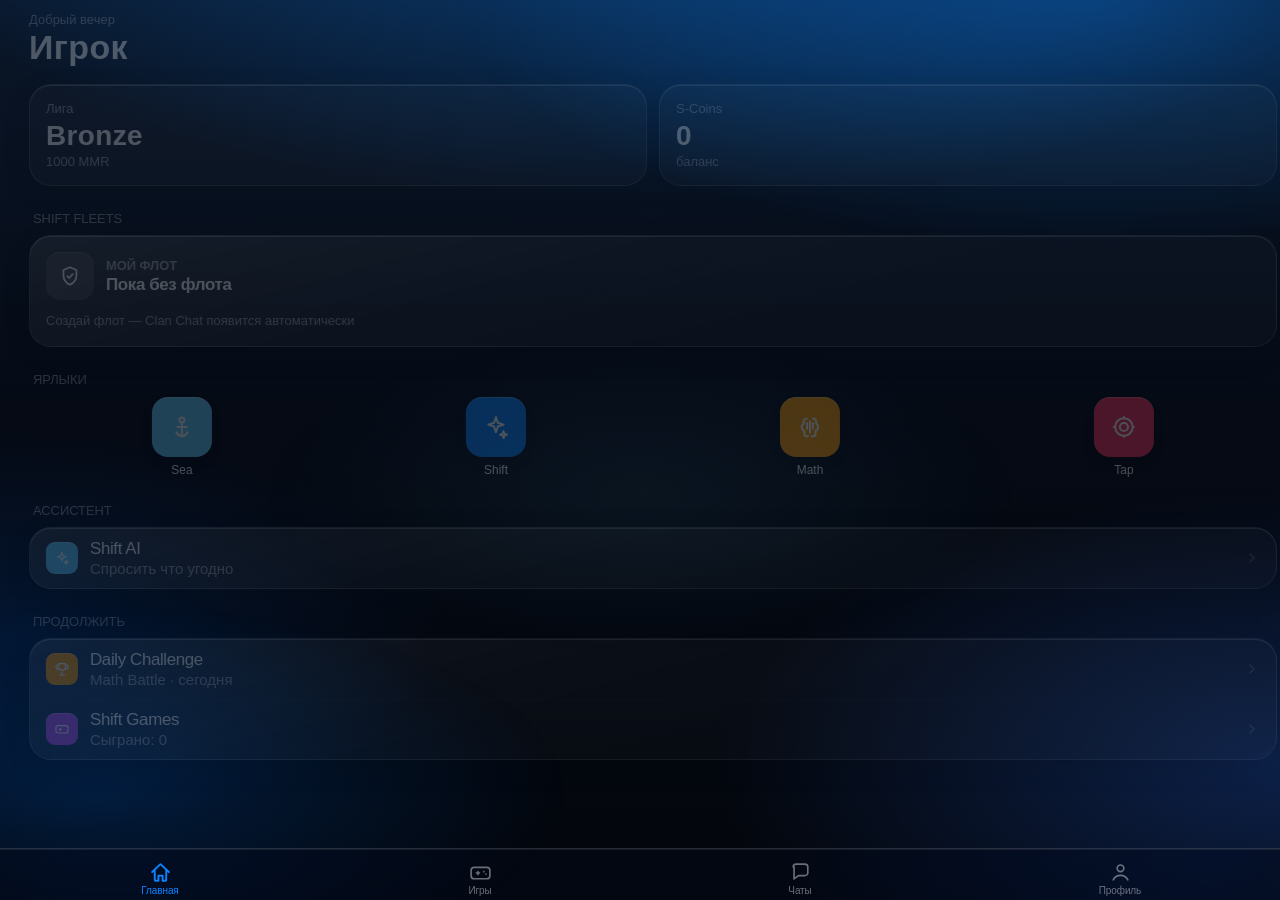
<file: index.html>
<!doctype html>
<html lang="ru">
  <head>
    <meta charset="UTF-8" />
    <meta http-equiv="refresh" content="0; url=./app/" />
    <title>Shift</title>
  </head>
  <body>
    <p>Перенаправление на Mini App… <a href="./app/">открыть</a></p>
  </body>
</html>
</file>
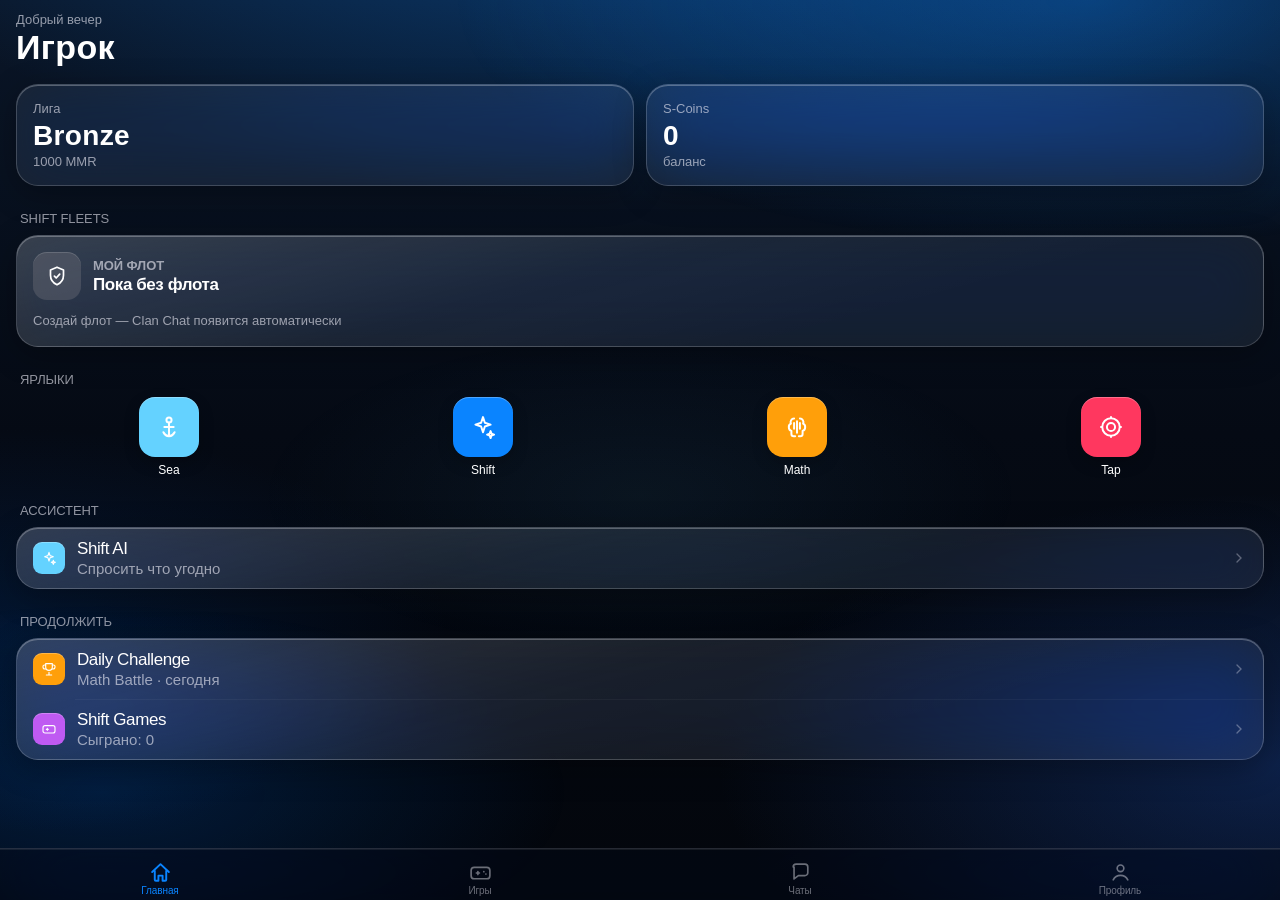
<file: app/index.html>
<!doctype html>
<html lang="ru">
  <head>
    <meta charset="UTF-8" />
    <meta name="viewport" content="width=device-width, initial-scale=1.0, viewport-fit=cover, maximum-scale=1.0, user-scalable=no" />
    <meta name="theme-color" content="#071A2B" />
    <meta name="apple-mobile-web-app-capable" content="yes" />
    <meta name="apple-mobile-web-app-status-bar-style" content="black-translucent" />
    <meta name="apple-mobile-web-app-title" content="Shift" />
    <meta name="mobile-web-app-capable" content="yes" />
    <meta name="format-detection" content="telephone=no" />
    <link rel="manifest" href="manifest.json" />
    <link rel="icon" href="icon.svg" type="image/svg+xml" />
    <link rel="apple-touch-icon" href="icon.svg" />
    <title>Shift</title>
    <script src="https://telegram.org/js/telegram-web-app.js"></script>
    <link rel="stylesheet" href="styles.css?v=eco1" />
    <link rel="stylesheet" href="seabattle.css?v=eco1" />
    <link rel="stylesheet" href="fleets.css?v=eco1" />
  </head>
  <body>
    <div id="shift-root" class="shift-app">
      <div class="shift-ambient" aria-hidden="true"></div>
      <div id="screen-host" class="screen-host"></div>
      <nav id="bottom-nav" class="shift-nav" aria-label="Навигация"></nav>
    </div>
    <div id="toast-host" class="toast-host" aria-live="polite"></div>
    <div id="sheet-host" class="sheet-host" aria-hidden="true"></div>
    <div id="seabattle-host" aria-hidden="true"></div>
    <div id="fleets-host" aria-hidden="true"></div>
    <script src="fleets.js?v=eco1"></script>
    <script src="seabattle.js?v=eco1"></script>
    <script src="app.js?v=eco1"></script>
  </body>
</html>
</file>
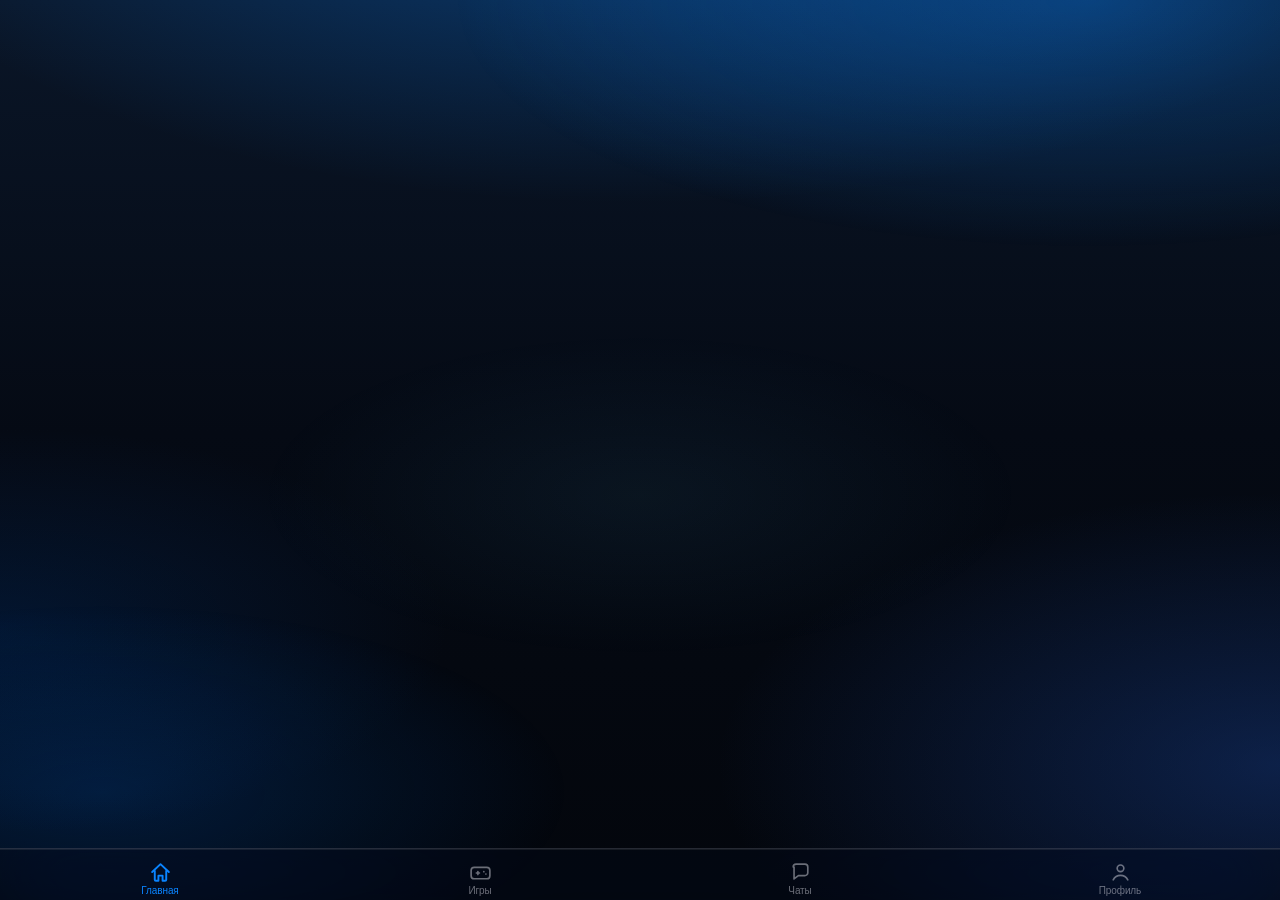
<file: miniapp/index.html>
<!doctype html>
<html lang="ru">
  <head>
    <meta charset="UTF-8" />
    <meta http-equiv="refresh" content="0; url=../app/" />
    <title>Shift</title>
  </head>
  <body>
    <p>Перенаправление на Shift… <a href="../app/">открыть</a></p>
  </body>
</html>
</file>
<file: app/styles.css>
﻿/* Shift — native iOS (HIG), not a desktop web demo */

:root {
  --ios-blue: #0A84FF;
  --ios-green: #30D158;
  --ios-orange: #FF9F0A;
  --ios-red: #FF453A;
  --ios-purple: #BF5AF2;
  --ios-pink: #FF375F;
  --ios-teal: #64D2FF;
  --ios-indigo: #5E5CE6;

  --bg: #050A14;
  --bg-mid: #0B1A33;
  --bg-elevated: rgba(255, 255, 255, 0.08);
  --bg-elevated-solid: rgba(22, 32, 52, 0.72);
  --label: #FFFFFF;
  --secondary-label: rgba(235, 235, 245, 0.62);
  --tertiary-label: rgba(235, 235, 245, 0.32);
  --separator: rgba(255, 255, 255, 0.12);
  --separator-light: rgba(255, 255, 255, 0.08);
  --fill: rgba(120, 120, 128, 0.28);
  --fill-secondary: rgba(120, 120, 128, 0.18);
  --tint: #0A84FF;

  --glass: rgba(255, 255, 255, 0.075);
  --glass-strong: rgba(255, 255, 255, 0.12);
  --glass-border: rgba(255, 255, 255, 0.18);
  --glass-highlight: rgba(255, 255, 255, 0.28);
  --glass-blur: 28px;
  --glass-sat: 190%;
  --radius-lg: 22px;
  --radius-md: 16px;
  --radius-sm: 12px;
  --shadow-glass: 0 8px 32px rgba(0, 0, 0, 0.28), inset 0 1px 0 var(--glass-highlight);

  --font: -apple-system, BlinkMacSystemFont, "SF Pro Text", "SF Pro Display", "Helvetica Neue", sans-serif;

  --ease-ios: cubic-bezier(0.32, 0.72, 0, 1);
  --spring: cubic-bezier(0.2, 0.9, 0.3, 1.1);

  --safe-top: env(safe-area-inset-top, 0px);
  --safe-bottom: env(safe-area-inset-bottom, 0px);
  --safe-left: env(safe-area-inset-left, 0px);
  --safe-right: env(safe-area-inset-right, 0px);
  --nav-h: 52px;
  --nav-space: calc(var(--nav-h) + var(--safe-bottom));
  --page-x: 16px;
}

*, *::before, *::after {
  box-sizing: border-box;
  -webkit-tap-highlight-color: transparent;
}

html, body {
  margin: 0;
  min-height: 100%;
  min-height: 100dvh;
  font-family: var(--font);
  background:
    radial-gradient(110% 70% at 50% -18%, rgba(10, 132, 255, 0.42), transparent 58%),
    radial-gradient(80% 55% at 100% 85%, rgba(30, 80, 180, 0.35), transparent 55%),
    radial-gradient(70% 45% at 0% 70%, rgba(0, 60, 140, 0.25), transparent 50%),
    linear-gradient(180deg, #0A1628 0%, #050A14 48%, #03060C 100%);
  color: var(--label);
  -webkit-font-smoothing: antialiased;
  -moz-osx-font-smoothing: grayscale;
  overscroll-behavior-y: none;
}

body {
  overflow-x: hidden;
  touch-action: pan-y;
}

button, input, textarea {
  font: inherit;
  color: inherit;
  border: 0;
  background: none;
  outline: none;
  appearance: none;
  -webkit-appearance: none;
}

button { cursor: pointer; }

/* Full-bleed phone app — no desktop “card in browser” frame */
.shift-app {
  position: relative;
  width: 100%;
  max-width: 100%;
  margin: 0;
  min-height: 100dvh;
  padding:
    calc(4px + var(--safe-top))
    calc(var(--page-x) + var(--safe-right))
    calc(var(--nav-space) + 8px)
    calc(var(--page-x) + var(--safe-left));
  background: transparent;
}

.shift-ambient {
  display: block;
  position: fixed;
  inset: 0;
  z-index: 0;
  pointer-events: none;
  background:
    radial-gradient(90% 50% at 85% 0%, rgba(10, 132, 255, 0.32), transparent 55%),
    radial-gradient(70% 40% at 8% 88%, rgba(0, 100, 220, 0.22), transparent 52%),
    radial-gradient(50% 30% at 50% 55%, rgba(100, 210, 255, 0.06), transparent 60%);
}

/* Liquid Glass — iOS 2025 */
.glass {
  background: var(--glass);
  background-image:
    linear-gradient(165deg, rgba(255, 255, 255, 0.14) 0%, rgba(255, 255, 255, 0.03) 42%, transparent 70%);
  backdrop-filter: saturate(var(--glass-sat)) blur(var(--glass-blur));
  -webkit-backdrop-filter: saturate(var(--glass-sat)) blur(var(--glass-blur));
  border: 0.5px solid var(--glass-border);
  box-shadow: var(--shadow-glass);
  border-radius: var(--radius-lg);
}

.glass-bar {
  background: rgba(8, 14, 28, 0.55);
  backdrop-filter: saturate(200%) blur(40px);
  -webkit-backdrop-filter: saturate(200%) blur(40px);
  border-color: rgba(255, 255, 255, 0.1);
}

.svg-icon {
  display: inline-grid;
  place-items: center;
  width: 1.25em;
  height: 1.25em;
  line-height: 0;
  flex-shrink: 0;
}
.svg-icon svg {
  width: 100%;
  height: 100%;
  display: block;
}
.chevron-svg {
  width: 16px;
  height: 16px;
  color: rgba(235, 235, 245, 0.35);
  margin-left: 2px;
}
.row__icon .svg-icon {
  width: 16px;
  height: 16px;
  color: #fff;
}
.shortcut__icon .svg-icon,
.banner__icon .svg-icon,
.game-art .svg-icon,
.clan-badge .svg-icon,
.ai-tile__icon .svg-icon,
.result__icon .svg-icon {
  width: 100%;
  height: 100%;
  color: #fff;
}
.shift-nav__icon .svg-icon {
  width: 24px;
  height: 24px;
}
.composer-bar .tool .svg-icon,
.composer-send .svg-icon,
.back .svg-icon {
  width: 22px;
  height: 22px;
}
.suggest .svg-icon {
  width: 14px;
  height: 14px;
  vertical-align: -2px;
}

.screen-host { position: relative; z-index: 1; }

.screen { display: none; }
.screen.is-active {
  display: block;
  animation: iosIn 0.32s var(--ease-ios) both;
}
.screen.is-back { animation-name: iosBack; }

@keyframes iosIn {
  from { opacity: 0; transform: translate3d(18px, 0, 0); }
  to { opacity: 1; transform: none; }
}
@keyframes iosBack {
  from { opacity: 0; transform: translate3d(-12px, 0, 0); }
  to { opacity: 1; transform: none; }
}

/* Large Title — iOS */
.greeting {
  margin: 8px 0 0;
  font-size: 13px;
  font-weight: 400;
  color: var(--secondary-label);
}

.large-title {
  margin: 0 0 4px;
  font-size: 34px;
  font-weight: 700;
  letter-spacing: 0.37px;
  line-height: 41px;
  color: var(--label);
}

.subtitle {
  margin: 4px 0 0;
  font-size: 15px;
  line-height: 20px;
  color: var(--secondary-label);
}

.section-label {
  margin: 24px 0 7px;
  padding: 0 4px;
  font-size: 13px;
  font-weight: 400;
  line-height: 18px;
  letter-spacing: -0.08px;
  text-transform: uppercase;
  color: var(--secondary-label);
}

.section-row {
  display: flex;
  align-items: baseline;
  justify-content: space-between;
  margin: 24px 0 7px;
  padding: 0 4px;
}
.section-row .section-label { margin: 0; }
.see-all {
  font-size: 17px;
  font-weight: 400;
  color: var(--tint);
}

/* Inset Grouped List */
.group {
  background: var(--glass);
  background-image:
    linear-gradient(165deg, rgba(255, 255, 255, 0.12) 0%, rgba(255, 255, 255, 0.02) 45%, transparent 72%);
  backdrop-filter: saturate(var(--glass-sat)) blur(var(--glass-blur));
  -webkit-backdrop-filter: saturate(var(--glass-sat)) blur(var(--glass-blur));
  border-radius: var(--radius-lg);
  overflow: hidden;
  border: 0.5px solid var(--glass-border);
  box-shadow: var(--shadow-glass);
}
.group.glass {
  /* already glass; keep class for markup consistency */
}

.row {
  display: flex;
  align-items: center;
  gap: 12px;
  width: 100%;
  min-height: 48px;
  padding: 11px 16px;
  text-align: left;
  background: transparent;
  position: relative;
}
.row:active { background: rgba(255, 255, 255, 0.08); }

.row + .row::before {
  content: "";
  position: absolute;
  left: 58px;
  right: 0;
  top: 0;
  height: 1px;
  background: var(--separator-light);
  transform: scaleY(0.5);
  transform-origin: top;
}

.row__icon {
  width: 32px;
  height: 32px;
  border-radius: 9px;
  display: grid;
  place-items: center;
  font-size: 15px;
  color: #fff;
  flex-shrink: 0;
  box-shadow: inset 0 1px 0 rgba(255, 255, 255, 0.25);
}

.row__body { flex: 1; min-width: 0; }
.row__title {
  display: block;
  font-size: 17px;
  font-weight: 400;
  letter-spacing: -0.41px;
  color: var(--label);
}
.row__sub {
  display: block;
  margin-top: 1px;
  font-size: 15px;
  color: var(--secondary-label);
  white-space: nowrap;
  overflow: hidden;
  text-overflow: ellipsis;
}
.row__meta {
  font-size: 17px;
  color: var(--secondary-label);
  flex-shrink: 0;
}
.chevron {
  color: rgba(235, 235, 245, 0.3);
  font-size: 22px;
  font-weight: 300;
  line-height: 1;
  margin-left: 2px;
}
.badge {
  min-width: 20px;
  height: 20px;
  padding: 0 6px;
  border-radius: 10px;
  display: inline-grid;
  place-items: center;
  font-size: 13px;
  font-weight: 600;
  color: #fff;
  background: var(--ios-red);
}

/* Home widgets */
.stats-grid {
  display: grid;
  grid-template-columns: 1fr 1fr;
  gap: 12px;
  margin-top: 16px;
}

.stat-card {
  padding: 16px;
  border-radius: var(--radius-lg);
  background: var(--glass);
  border: 0.5px solid var(--glass-border);
  text-align: left;
}
.stat-card.glass {
  /* markup class */
}
.stat-card small {
  display: block;
  font-size: 13px;
  font-weight: 400;
  color: var(--secondary-label);
  margin-bottom: 6px;
}
.stat-card strong {
  font-size: 28px;
  font-weight: 700;
  letter-spacing: 0.36px;
  color: var(--label);
  line-height: 1;
}
.stat-card span {
  display: block;
  margin-top: 4px;
  font-size: 13px;
  color: var(--secondary-label);
}

.shortcuts {
  display: grid;
  grid-template-columns: repeat(4, 1fr);
  gap: 8px;
}
.shortcut {
  display: flex;
  flex-direction: column;
  align-items: center;
  gap: 6px;
}
.shortcut__icon {
  width: 60px;
  height: 60px;
  border-radius: 16px;
  display: grid;
  place-items: center;
  font-size: 28px;
  color: #fff;
  transition: transform 0.15s var(--spring);
  box-shadow: inset 0 1px 0 rgba(255, 255, 255, 0.28), 0 6px 16px rgba(0, 0, 0, 0.2);
}
.shortcut__icon .svg-icon {
  width: 28px;
  height: 28px;
}
.shortcut:active .shortcut__icon { transform: scale(0.88); }
.shortcut span {
  font-size: 12px;
  font-weight: 400;
  color: var(--label);
  text-align: center;
}

.bg-blue { background: var(--ios-blue); }
.bg-green { background: var(--ios-green); }
.bg-purple { background: var(--ios-purple); }
.bg-orange { background: var(--ios-orange); }
.bg-pink { background: var(--ios-pink); }
.bg-teal { background: var(--ios-teal); }

/* Clan card — home */
.clan-card {
  padding: 16px;
  border-radius: var(--radius-lg);
  margin-top: 0;
}
.clan-card__top {
  display: flex;
  align-items: center;
  gap: 12px;
}
.clan-badge {
  width: 48px;
  height: 48px;
  border-radius: 14px;
  display: grid;
  place-items: center;
  background: linear-gradient(145deg, rgba(10, 132, 255, 0.95), rgba(94, 92, 230, 0.9));
  box-shadow: inset 0 1px 0 rgba(255, 255, 255, 0.35), 0 8px 20px rgba(10, 132, 255, 0.25);
  flex-shrink: 0;
  color: #fff;
}
.clan-badge .svg-icon {
  width: 24px;
  height: 24px;
}
.clan-badge--live {
  background: linear-gradient(145deg, #0A84FF, #5E5CE6 55%, #BF5AF2);
}
.clan-card__copy {
  min-width: 0;
  flex: 1;
}
.clan-card__copy strong {
  display: block;
  font-size: 13px;
  font-weight: 600;
  letter-spacing: -0.08px;
  color: var(--secondary-label);
  text-transform: uppercase;
}
.clan-card__copy span,
.clan-name {
  display: block;
  margin-top: 2px;
  font-size: 17px;
  font-weight: 600;
  letter-spacing: -0.41px;
  color: var(--label);
  white-space: nowrap;
  overflow: hidden;
  text-overflow: ellipsis;
}
.clan-card__copy small {
  display: block;
  margin-top: 2px;
  font-size: 13px;
  color: var(--secondary-label);
}
.clan-card__hint {
  margin: 12px 0 0;
  font-size: 13px;
  line-height: 1.35;
  color: var(--secondary-label);
}
.clan-card__hint em {
  font-style: normal;
  color: var(--ios-teal);
  font-weight: 600;
}
.clan-card--empty .clan-badge {
  background: rgba(120, 120, 128, 0.35);
  box-shadow: inset 0 1px 0 rgba(255, 255, 255, 0.15);
}
.clan-stats {
  display: grid;
  grid-template-columns: repeat(3, 1fr);
  gap: 8px;
  margin-top: 14px;
}
.clan-stats > div {
  padding: 10px 8px;
  border-radius: 14px;
  background: rgba(255, 255, 255, 0.06);
  border: 0.5px solid rgba(255, 255, 255, 0.08);
  text-align: center;
}
.clan-stats__icon {
  display: inline-grid;
  place-items: center;
  width: 16px;
  height: 16px;
  margin-bottom: 4px;
  color: var(--ios-teal);
}
.clan-stats__icon .svg-icon {
  width: 16px;
  height: 16px;
}
.clan-stats strong {
  display: block;
  font-size: 15px;
  font-weight: 700;
  letter-spacing: -0.2px;
  color: var(--label);
}
.clan-stats small {
  display: block;
  margin-top: 2px;
  font-size: 11px;
  color: var(--secondary-label);
}

/* Search */
.search {
  display: flex;
  align-items: center;
  gap: 6px;
  margin: 8px 0 12px;
  padding: 7px 10px;
  border-radius: 10px;
  background: var(--fill);
}
.search svg {
  width: 16px;
  height: 16px;
  color: var(--secondary-label);
  flex-shrink: 0;
}
.search input {
  flex: 1;
  min-width: 0;
  font-size: 17px;
  color: var(--label);
}
.search input::placeholder { color: var(--secondary-label); }

/* Segmented Control */
.segmented {
  display: grid;
  grid-template-columns: repeat(4, 1fr);
  gap: 2px;
  padding: 2px;
  margin-bottom: 12px;
  border-radius: 9px;
  background: var(--fill);
}
.segmented button {
  min-height: 28px;
  border-radius: 7px;
  font-size: 13px;
  font-weight: 500;
  color: var(--label);
}
.segmented button.is-active {
  background: rgba(255, 255, 255, 0.16);
  box-shadow: none;
  color: #fff;
}

.banner {
  display: flex;
  align-items: center;
  gap: 12px;
  width: 100%;
  padding: 14px 16px;
  margin-bottom: 12px;
  border-radius: var(--radius-lg);
  background: linear-gradient(135deg, rgba(10, 132, 255, 0.38), rgba(18, 28, 46, 0.55));
  border: 0.5px solid rgba(100, 210, 255, 0.35);
  box-shadow: var(--shadow-glass);
  text-align: left;
  backdrop-filter: saturate(180%) blur(24px);
  -webkit-backdrop-filter: saturate(180%) blur(24px);
}
.banner:active { opacity: 0.85; }
.banner__icon {
  width: 42px;
  height: 42px;
  border-radius: 12px;
  display: grid;
  place-items: center;
  background: var(--ios-teal);
  font-size: 20px;
  flex-shrink: 0;
  box-shadow: inset 0 1px 0 rgba(255, 255, 255, 0.35);
}
.banner__icon .svg-icon {
  width: 22px;
  height: 22px;
}
.banner strong {
  display: block;
  font-size: 17px;
  font-weight: 600;
  color: var(--label);
}
.banner span span,
.banner > span > span {
  font-size: 15px;
  font-weight: 400;
  color: var(--secondary-label);
}

/* Chat thread — Messages style */
.thread {
  display: flex;
  flex-direction: column;
  height: calc(100dvh - var(--safe-top));
  margin: calc(-4px - var(--safe-top)) calc(-1 * var(--page-x) - var(--safe-right)) calc(-8px - var(--nav-space)) calc(-1 * var(--page-x) - var(--safe-left));
  background: #060B16;
}

.thread__bar {
  display: grid;
  grid-template-columns: 56px 1fr 56px;
  align-items: center;
  min-height: 44px;
  padding: calc(4px + var(--safe-top)) 4px 8px;
  background: rgba(8, 14, 28, 0.55);
  backdrop-filter: saturate(200%) blur(40px);
  -webkit-backdrop-filter: saturate(200%) blur(40px);
  border-bottom: 0.5px solid var(--separator);
}
.thread__bar .back {
  height: 44px;
  display: flex;
  align-items: center;
  justify-content: center;
  color: var(--tint);
  font-size: 32px;
  font-weight: 300;
  line-height: 1;
}
.thread__bar .back .svg-icon {
  width: 24px;
  height: 24px;
}
.thread__who { text-align: center; }
.thread__who strong {
  display: block;
  font-size: 17px;
  font-weight: 600;
  color: var(--label);
}
.thread__who span {
  font-size: 12px;
  color: var(--secondary-label);
}

.messages {
  flex: 1;
  overflow-y: auto;
  -webkit-overflow-scrolling: touch;
  padding: 8px 12px;
  display: flex;
  flex-direction: column;
  gap: 4px;
  background: transparent;
}

.bubble {
  max-width: 75%;
  padding: 7px 12px;
  font-size: 17px;
  line-height: 22px;
  letter-spacing: -0.41px;
  animation: bubbleIn 0.22s var(--ease-ios) both;
}
@keyframes bubbleIn {
  from { opacity: 0; transform: translateY(4px); }
  to { opacity: 1; transform: none; }
}
.bubble--me {
  align-self: flex-end;
  background: var(--ios-blue);
  color: #fff;
  border-radius: 18px 18px 4px 18px;
}
.bubble--them {
  align-self: flex-start;
  background: rgba(255, 255, 255, 0.12);
  color: var(--label);
  border-radius: 18px 18px 18px 4px;
}
.typing {
  align-self: flex-start;
  padding: 8px 12px;
  border-radius: 18px;
  background: rgba(255, 255, 255, 0.12);
  color: var(--secondary-label);
  font-size: 13px;
}

.suggest {
  display: flex;
  gap: 8px;
  overflow-x: auto;
  padding: 6px 12px;
  scrollbar-width: none;
  background: transparent;
}
.suggest::-webkit-scrollbar { display: none; }
.suggest button {
  flex: 0 0 auto;
  display: inline-flex;
  align-items: center;
  gap: 6px;
  padding: 7px 12px;
  border-radius: 16px;
  background: rgba(255, 255, 255, 0.1);
  border: 0.5px solid rgba(255, 255, 255, 0.12);
  font-size: 14px;
  font-weight: 400;
  color: var(--tint);
  white-space: nowrap;
  backdrop-filter: blur(12px);
  -webkit-backdrop-filter: blur(12px);
}

.composer-bar {
  display: flex;
  align-items: flex-end;
  gap: 8px;
  padding: 6px 8px calc(6px + var(--safe-bottom));
  background: rgba(8, 14, 28, 0.55);
  backdrop-filter: saturate(200%) blur(40px);
  -webkit-backdrop-filter: saturate(200%) blur(40px);
  border-top: 0.5px solid var(--separator);
}
.composer-bar .tool {
  width: 34px;
  height: 34px;
  margin-bottom: 2px;
  display: grid;
  place-items: center;
  color: var(--tint);
  border-radius: 50%;
  background: rgba(10, 132, 255, 0.12);
}
.composer-field {
  flex: 1;
  min-height: 34px;
  max-height: 100px;
  padding: 7px 14px;
  border-radius: 18px;
  background: rgba(255, 255, 255, 0.1);
  border: 0.5px solid var(--glass-border);
  font-size: 17px;
  color: #fff;
  resize: none;
  line-height: 20px;
  backdrop-filter: blur(12px);
  -webkit-backdrop-filter: blur(12px);
}
.composer-field::placeholder { color: var(--secondary-label); }
.composer-send {
  width: 34px;
  height: 34px;
  margin-bottom: 2px;
  border-radius: 50%;
  display: grid;
  place-items: center;
  background: var(--ios-blue);
  color: #fff;
  opacity: 0.35;
  pointer-events: none;
  box-shadow: 0 4px 12px rgba(10, 132, 255, 0.35);
}
.composer-send.is-ready {
  opacity: 1;
  pointer-events: auto;
}

/* AI */
.ai-grid {
  display: grid;
  grid-template-columns: 1fr 1fr;
  gap: 12px;
  margin-top: 16px;
}
.ai-tile {
  padding: 16px;
  border-radius: var(--radius-lg);
  background: var(--glass);
  border: 0.5px solid var(--glass-border);
  text-align: left;
  min-height: 108px;
  display: flex;
  flex-direction: column;
  justify-content: space-between;
  box-shadow: var(--shadow-glass);
}
.ai-tile:active { opacity: 0.7; }
.ai-tile__icon {
  width: 28px;
  height: 28px;
  margin-bottom: 10px;
  color: var(--ios-teal);
}
.ai-tile__icon .svg-icon {
  width: 28px;
  height: 28px;
  color: var(--ios-teal);
}
.ai-tile strong {
  font-size: 17px;
  font-weight: 600;
  color: var(--label);
}
.ai-tile span {
  margin-top: 2px;
  font-size: 13px;
  color: var(--secondary-label);
}

.btn {
  display: inline-flex;
  align-items: center;
  justify-content: center;
  min-height: 50px;
  padding: 0 16px;
  border-radius: 14px;
  font-size: 17px;
  font-weight: 600;
}
.btn:active { opacity: 0.7; }
.btn--primary {
  background: var(--ios-blue);
  color: #fff;
}
.btn--blue {
  background: var(--ios-blue);
  color: #fff;
}
.btn--wide { width: 100%; }
.btn--ghost {
  background: var(--fill);
  color: var(--ios-blue);
}

/* Games */
.featured {
  display: block;
  width: 100%;
  padding: 18px 16px;
  border-radius: var(--radius-lg);
  background: linear-gradient(145deg, rgba(10, 132, 255, 0.4), rgba(94, 92, 230, 0.22) 55%, rgba(18, 28, 46, 0.45));
  border: 0.5px solid rgba(100, 210, 255, 0.32);
  text-align: left;
  margin-top: 12px;
  box-shadow: var(--shadow-glass);
}
.featured:active { opacity: 0.85; }
.featured .tag {
  display: inline-block;
  margin-bottom: 6px;
  padding: 3px 8px;
  border-radius: 8px;
  font-size: 11px;
  font-weight: 700;
  color: #fff;
  background: rgba(10, 132, 255, 0.9);
  text-transform: uppercase;
  letter-spacing: 0.3px;
}
.featured h3 {
  margin: 0 0 4px;
  font-size: 22px;
  font-weight: 700;
  color: var(--label);
}
.featured p {
  margin: 0 0 12px;
  font-size: 15px;
  color: var(--secondary-label);
}

.game-art {
  width: 40px;
  height: 40px;
  border-radius: 12px;
  display: grid;
  place-items: center;
  font-size: 22px;
  background: linear-gradient(145deg, rgba(10, 132, 255, 0.85), rgba(94, 92, 230, 0.75));
  color: #fff;
  flex-shrink: 0;
  box-shadow: inset 0 1px 0 rgba(255, 255, 255, 0.3);
}
.game-art .svg-icon {
  width: 22px;
  height: 22px;
}

/* Immersive play */
.play {
  margin: calc(-4px - var(--safe-top)) calc(-1 * var(--page-x) - var(--safe-right)) calc(-8px - var(--nav-space)) calc(-1 * var(--page-x) - var(--safe-left));
  min-height: 100dvh;
  padding: calc(8px + var(--safe-top)) 16px calc(16px + var(--safe-bottom));
  background: linear-gradient(180deg, #0B1A33 0%, #060B16 100%);
  display: flex;
  flex-direction: column;
  gap: 12px;
}
.play__top {
  display: grid;
  grid-template-columns: 44px 1fr 44px;
  align-items: center;
}
.play__top .back {
  height: 44px;
  display: grid;
  place-items: center;
  color: var(--tint);
}
.play__top .back .svg-icon {
  width: 24px;
  height: 24px;
}
.play__top h1 {
  margin: 0;
  text-align: center;
  font-size: 17px;
  font-weight: 600;
  color: var(--label);
}

.score-panel { text-align: center; }
.score-panel small {
  display: block;
  font-size: 13px;
  color: var(--secondary-label);
  margin-bottom: 2px;
}
.score-panel strong {
  font-size: 48px;
  font-weight: 700;
  letter-spacing: 0.4px;
  color: var(--label);
  display: inline-block;
  transition: transform 0.15s var(--spring);
}
.score-panel strong.pop { transform: scale(1.08); }

.progress {
  height: 4px;
  border-radius: 2px;
  background: var(--fill);
  overflow: hidden;
}
.progress > i {
  display: block;
  height: 100%;
  background: var(--ios-blue);
  border-radius: inherit;
  transition: width 0.2s linear;
}
.timer-text {
  text-align: center;
  font-size: 15px;
  font-weight: 600;
  font-variant-numeric: tabular-nums;
  color: var(--secondary-label);
}

.q-card {
  padding: 32px 20px;
  border-radius: var(--radius-lg);
  background: var(--glass);
  border: 0.5px solid var(--glass-border);
  text-align: center;
  box-shadow: var(--shadow-glass);
}
.q-card small {
  display: block;
  color: var(--secondary-label);
  font-size: 13px;
  margin-bottom: 8px;
}
.q-card strong {
  font-size: 34px;
  font-weight: 700;
  letter-spacing: 0.37px;
  color: var(--label);
}

.answers {
  display: grid;
  grid-template-columns: 1fr 1fr;
  gap: 10px;
}
.answer {
  min-height: 56px;
  border-radius: var(--radius-md);
  background: var(--glass);
  border: 0.5px solid var(--glass-border);
  font-size: 22px;
  font-weight: 600;
  color: var(--label);
  box-shadow: inset 0 1px 0 rgba(255, 255, 255, 0.12);
}
.answer:active { background: rgba(255, 255, 255, 0.12); }
.answer.ok { background: var(--ios-green); color: #fff; }
.answer.bad { background: var(--ios-red); color: #fff; }

.tap-zone {
  flex: 1;
  display: grid;
  place-items: center;
  border-radius: var(--radius-lg);
  background: var(--glass);
  border: 0.5px solid var(--glass-border);
  min-height: 240px;
  user-select: none;
  box-shadow: var(--shadow-glass);
}
.tap-zone:active { background: rgba(255, 255, 255, 0.1); }
.tap-target {
  width: 96px;
  height: 96px;
  border-radius: 50%;
  background: var(--ios-blue);
  box-shadow: 0 8px 24px rgba(0, 122, 255, 0.35);
}

.result {
  margin: auto 0;
  padding: 28px 20px;
  border-radius: var(--radius-lg);
  background: var(--glass);
  border: 0.5px solid var(--glass-border);
  text-align: center;
  box-shadow: var(--shadow-glass);
}
.result__icon {
  width: 56px;
  height: 56px;
  margin: 0 auto;
  border-radius: 16px;
  display: grid;
  place-items: center;
  background: linear-gradient(145deg, #FF9F0A, #FF453A);
  color: #fff;
  box-shadow: 0 8px 24px rgba(255, 159, 10, 0.35);
}
.result__icon .svg-icon {
  width: 28px;
  height: 28px;
}
.result h2 {
  margin: 12px 0 4px;
  font-size: 28px;
  font-weight: 700;
}
.result p {
  margin: 0 0 20px;
  color: var(--secondary-label);
  font-size: 17px;
}
.result .actions { display: grid; gap: 10px; }

/* Profile */
.profile-card {
  margin-top: 8px;
  padding: 22px 16px 16px;
  border-radius: var(--radius-lg);
  background: var(--glass);
  border: 0.5px solid var(--glass-border);
  text-align: center;
  box-shadow: var(--shadow-glass);
}
.avatar-xl {
  width: 80px;
  height: 80px;
  margin: 0 auto 10px;
  border-radius: 50%;
  display: grid;
  place-items: center;
  font-size: 32px;
  font-weight: 600;
  color: #fff;
  background: var(--ios-blue);
  overflow: hidden;
  position: relative;
}
.avatar-xl--photo {
  padding: 0;
  background: var(--bg-elevated-solid);
}
.avatar-xl img {
  position: absolute;
  inset: 0;
  width: 100%;
  height: 100%;
  object-fit: cover;
  border-radius: inherit;
  z-index: 1;
}
.avatar-xl__fallback {
  position: relative;
  z-index: 0;
}
.profile-card h2 {
  margin: 0 0 2px;
  font-size: 22px;
  font-weight: 700;
}
.profile-card .id {
  display: block;
  margin-bottom: 14px;
  font-size: 15px;
  color: var(--secondary-label);
}
.p-stats {
  display: grid;
  grid-template-columns: repeat(3, 1fr);
  gap: 8px;
}
.p-stats div {
  padding: 8px;
  border-radius: 8px;
  background: rgba(255, 255, 255, 0.06);
}
.p-stats strong {
  display: block;
  font-size: 20px;
  font-weight: 700;
}
.p-stats small {
  font-size: 12px;
  color: var(--secondary-label);
}

/* Tab Bar — system */
.shift-nav {
  position: fixed;
  z-index: 50;
  left: 0;
  right: 0;
  bottom: 0;
  width: 100%;
  max-width: 100%;
  transform: none;
  display: grid;
  grid-template-columns: repeat(4, 1fr);
  height: calc(var(--nav-h) + var(--safe-bottom));
  padding: 4px 0 var(--safe-bottom);
  background: rgba(6, 10, 20, 0.45);
  backdrop-filter: saturate(200%) blur(40px);
  -webkit-backdrop-filter: saturate(200%) blur(40px);
  border-top: 0.5px solid rgba(255, 255, 255, 0.14);
  box-shadow: inset 0 1px 0 rgba(255, 255, 255, 0.08);
  transition: transform 0.28s var(--ease-ios), opacity 0.2s;
}
.shift-nav.is-hidden {
  transform: translateY(110%);
  opacity: 0;
  pointer-events: none;
}
.shift-nav__item {
  display: flex;
  flex-direction: column;
  align-items: center;
  justify-content: flex-start;
  gap: 1px;
  padding-top: 6px;
  color: rgba(235, 235, 245, 0.45);
}
.shift-nav__item.is-active { color: var(--tint); }
.shift-nav__icon {
  width: 25px;
  height: 25px;
  display: grid;
  place-items: center;
}
.shift-nav__icon svg {
  width: 25px;
  height: 25px;
  stroke-width: 1.6;
}
.shift-nav__item.is-active .shift-nav__icon svg { stroke-width: 1.85; }
.shift-nav__item small {
  font-size: 10px;
  font-weight: 500;
  letter-spacing: -0.1px;
}

/* Sheet */
.sheet-host {
  position: fixed;
  inset: 0;
  z-index: 60;
  display: none;
  align-items: flex-end;
  justify-content: stretch;
  background: rgba(0, 0, 0, 0.4);
}
.sheet-host.is-open { display: flex; }
.sheet {
  width: 100%;
  max-height: 90dvh;
  padding: 6px 16px calc(12px + var(--safe-bottom));
  border-radius: 28px 28px 0 0;
  background: rgba(16, 24, 42, 0.82);
  backdrop-filter: saturate(200%) blur(40px);
  -webkit-backdrop-filter: saturate(200%) blur(40px);
  border-top: 0.5px solid rgba(255, 255, 255, 0.16);
  box-shadow: 0 -12px 40px rgba(0, 0, 0, 0.35);
  animation: sheetUp 0.35s var(--ease-ios) both;
}
@keyframes sheetUp {
  from { transform: translateY(100%); }
  to { transform: none; }
}
.sheet__handle {
  width: 36px;
  height: 5px;
  margin: 6px auto 12px;
  border-radius: 3px;
  background: rgba(60, 60, 67, 0.3);
}
.sheet h3 {
  margin: 0 0 12px;
  font-size: 17px;
  font-weight: 600;
  text-align: center;
}
.toggle-row {
  display: flex;
  align-items: center;
  justify-content: space-between;
  padding: 11px 16px;
  background: var(--bg-elevated);
  font-size: 17px;
}
.toggle {
  width: 51px;
  height: 31px;
  border-radius: 16px;
  background: rgba(120, 120, 128, 0.32);
  position: relative;
  transition: background 0.2s;
}
.toggle.is-on { background: var(--ios-green); }
.toggle::after {
  content: "";
  position: absolute;
  top: 2px;
  left: 2px;
  width: 27px;
  height: 27px;
  border-radius: 50%;
  background: #fff;
  box-shadow: 0 3px 8px rgba(0,0,0,0.15);
  transition: transform 0.22s var(--ease-ios);
}
.toggle.is-on::after { transform: translateX(20px); }

.empty-state {
  padding: 28px 16px;
  text-align: center;
  color: var(--secondary-label);
  font-size: 15px;
  line-height: 1.4;
}

.toast-host {
  position: fixed;
  z-index: 80;
  left: 50%;
  top: calc(10px + var(--safe-top));
  transform: translateX(-50%);
  width: min(calc(100% - 32px), 340px);
  pointer-events: none;
}
.toast {
  padding: 12px 16px;
  border-radius: 16px;
  background: rgba(22, 32, 52, 0.78);
  backdrop-filter: saturate(180%) blur(24px);
  -webkit-backdrop-filter: saturate(180%) blur(24px);
  border: 0.5px solid rgba(255, 255, 255, 0.16);
  color: #fff;
  text-align: center;
  font-size: 15px;
  font-weight: 500;
  opacity: 0;
  transform: translateY(-6px);
  transition: opacity 0.22s, transform 0.22s var(--ease-ios);
  box-shadow: var(--shadow-glass);
}
.toast.is-show {
  opacity: 1;
  transform: none;
}

@media (prefers-reduced-motion: reduce) {
  *, *::before, *::after {
    animation-duration: 0.01ms !important;
    transition-duration: 0.01ms !important;
  }
}
</file>
<file: app/seabattle.css>
/* Shift Sea Battle — premium ocean / iOS 2025 */

#seabattle-host {
  display: none;
  position: fixed;
  inset: 0;
  z-index: 70;
  overflow: auto;
  -webkit-overflow-scrolling: touch;
  background:
    radial-gradient(120% 70% at 50% -10%, rgba(24, 191, 255, 0.28), transparent 55%),
    radial-gradient(80% 50% at 100% 100%, rgba(10, 132, 255, 0.2), transparent 50%),
    linear-gradient(180deg, #0B2D46 0%, #071A2B 48%, #04101C 100%);
  color: #fff;
  padding:
    calc(8px + env(safe-area-inset-top, 0px))
    calc(16px + env(safe-area-inset-right, 0px))
    calc(16px + env(safe-area-inset-bottom, 0px))
    calc(16px + env(safe-area-inset-left, 0px));
}
#seabattle-host.is-open { display: block; }
body.sb-active .shift-nav { display: none !important; }

.sb-screen { position: relative; min-height: calc(100dvh - 24px - env(safe-area-inset-top) - env(safe-area-inset-bottom)); padding-bottom: 8px; animation: sbIn 0.32s cubic-bezier(0.32, 0.72, 0, 1) both; }
@keyframes sbIn {
  from { opacity: 0; transform: translate3d(0, 10px, 0); }
  to { opacity: 1; transform: none; }
}

.sb-top {
  display: grid;
  grid-template-columns: 44px 1fr auto;
  align-items: center;
  gap: 8px;
  margin-bottom: 12px;
}
.sb-back {
  width: 44px;
  height: 44px;
  display: grid;
  place-items: center;
  color: #0A84FF;
  border-radius: 14px;
  background: rgba(255, 255, 255, 0.06);
  border: 0.5px solid rgba(255, 255, 255, 0.12);
}
.sb-brand { text-align: center; }
.sb-brand small {
  display: block;
  font-size: 11px;
  font-weight: 700;
  letter-spacing: 0.8px;
  color: rgba(235, 235, 245, 0.5);
}
.sb-brand strong {
  font-size: 17px;
  font-weight: 700;
  letter-spacing: -0.3px;
}

.sb-coins {
  display: inline-flex;
  align-items: center;
  gap: 5px;
  min-height: 34px;
  padding: 0 10px 0 6px;
  border-radius: 20px;
  background: rgba(255, 214, 10, 0.12);
  border: 0.5px solid rgba(255, 214, 10, 0.35);
  color: #FFD60A;
  font-variant-numeric: tabular-nums;
}
.sb-coins__ico {
  width: 22px;
  height: 22px;
  border-radius: 50%;
  display: grid;
  place-items: center;
  background: linear-gradient(145deg, #FFE566, #FF9F0A);
  color: #3A2A00;
  font-size: 11px;
  font-weight: 800;
}
.sb-coins strong { font-size: 15px; font-weight: 700; color: #FFE566; }
.sb-coins small { font-size: 12px; opacity: 0.8; }

.sb-hero-water {
  position: absolute;
  inset: 60px 0 auto;
  height: 160px;
  pointer-events: none;
  overflow: hidden;
  opacity: 0.55;
}
.sb-wave {
  position: absolute;
  inset: 20% -20%;
  height: 80%;
  background:
    radial-gradient(40% 60% at 20% 50%, rgba(24, 191, 255, 0.35), transparent),
    radial-gradient(40% 60% at 70% 40%, rgba(10, 132, 255, 0.3), transparent);
  animation: sbWave 8s ease-in-out infinite alternate;
  filter: blur(8px);
}
@keyframes sbWave {
  from { transform: translateX(-4%) scale(1); }
  to { transform: translateX(4%) scale(1.05); }
}
.sb-particles::before,
.sb-particles::after {
  content: "";
  position: absolute;
  width: 6px;
  height: 6px;
  border-radius: 50%;
  background: rgba(255, 255, 255, 0.35);
  animation: sbFloat 4.5s ease-in-out infinite;
}
.sb-particles::before { left: 20%; top: 40%; }
.sb-particles::after { right: 24%; top: 55%; animation-delay: 1.2s; width: 4px; height: 4px; }
@keyframes sbFloat {
  0%, 100% { transform: translateY(0); opacity: 0.3; }
  50% { transform: translateY(-12px); opacity: 0.8; }
}

.sb-title {
  margin: 28px 0 6px;
  font-size: 28px;
  font-weight: 800;
  letter-spacing: -0.4px;
  text-align: center;
}
.sb-sub {
  margin: 0 0 18px;
  text-align: center;
  font-size: 15px;
  color: rgba(235, 235, 245, 0.6);
  line-height: 1.35;
}
.sb-label {
  margin: 8px 0 10px;
  font-size: 13px;
  font-weight: 600;
  letter-spacing: 0.2px;
  text-transform: uppercase;
  color: rgba(235, 235, 245, 0.5);
}
.sb-warn {
  margin-top: 16px;
  padding: 12px 14px;
  border-radius: 16px;
  background: rgba(255, 159, 10, 0.12);
  border: 0.5px solid rgba(255, 159, 10, 0.3);
  color: #FFD60A;
  font-size: 13px;
  line-height: 1.35;
}

.sb-modes { display: grid; gap: 12px; margin-top: 8px; }
.sb-mode {
  display: block;
  width: 100%;
  padding: 18px 16px;
  border-radius: 22px;
  text-align: left;
  background: rgba(255, 255, 255, 0.07);
  border: 0.5px solid rgba(255, 255, 255, 0.16);
  box-shadow: 0 8px 28px rgba(0, 0, 0, 0.22), inset 0 1px 0 rgba(255, 255, 255, 0.2);
  backdrop-filter: saturate(180%) blur(24px);
  -webkit-backdrop-filter: saturate(180%) blur(24px);
}
.sb-mode:active { transform: scale(0.98); }
.sb-mode strong {
  display: block;
  font-size: 17px;
  font-weight: 700;
  margin-bottom: 2px;
}
.sb-mode span {
  font-size: 14px;
  color: rgba(235, 235, 245, 0.55);
}
.sb-secondary {
  display: flex;
  justify-content: center;
  gap: 18px;
  margin-top: 20px;
}
.sb-link {
  font-size: 15px;
  font-weight: 600;
  color: #64D2FF;
  padding: 10px 4px;
}

.sb-stakes {
  display: grid;
  grid-template-columns: repeat(3, 1fr);
  gap: 10px;
  margin-bottom: 16px;
}
.sb-stake {
  min-height: 72px;
  border-radius: 20px;
  background: rgba(255, 255, 255, 0.06);
  border: 0.5px solid rgba(255, 255, 255, 0.12);
  display: flex;
  flex-direction: column;
  align-items: center;
  justify-content: center;
  gap: 2px;
}
.sb-stake strong { font-size: 22px; font-weight: 800; }
.sb-stake span { font-size: 12px; color: #FFD60A; font-weight: 700; }
.sb-stake.is-on {
  background: rgba(10, 132, 255, 0.28);
  border-color: rgba(100, 210, 255, 0.55);
  box-shadow: 0 0 0 1px rgba(10, 132, 255, 0.35), inset 0 1px 0 rgba(255, 255, 255, 0.2);
}

.sb-confirm {
  padding: 20px 18px;
  border-radius: 24px;
  margin: 20px 0;
  background: rgba(255, 255, 255, 0.07);
  border: 0.5px solid rgba(255, 255, 255, 0.14);
}
.sb-confirm__row {
  display: flex;
  justify-content: space-between;
  align-items: baseline;
  margin-bottom: 10px;
  font-size: 15px;
  color: rgba(235, 235, 245, 0.6);
}
.sb-confirm__row strong { font-size: 22px; color: #fff; font-weight: 800; }
.sb-gold { color: #FFD60A !important; }
.sb-confirm p {
  margin: 12px 0 0;
  font-size: 13px;
  color: rgba(235, 235, 245, 0.5);
  line-height: 1.4;
}
.sb-cta { margin-top: 12px; border-radius: 16px !important; min-height: 52px !important; }
.sb-join-row {
  display: flex;
  gap: 8px;
  padding: 10px;
  border-radius: 18px;
  margin-bottom: 12px;
}
.sb-input {
  flex: 1;
  min-height: 44px;
  padding: 0 12px;
  border-radius: 14px;
  background: rgba(255, 255, 255, 0.08);
  border: 0.5px solid rgba(255, 255, 255, 0.12);
  font-size: 16px;
  color: #fff;
}

/* Matchmaking radar */
.sb-search { text-align: center; }
.sb-radar {
  width: 180px;
  height: 180px;
  margin: 28px auto 20px;
  border-radius: 50%;
  position: relative;
  background:
    radial-gradient(circle at center, rgba(24, 191, 255, 0.15), transparent 60%),
    repeating-radial-gradient(circle at center, transparent 0 18px, rgba(100, 210, 255, 0.12) 18px 19px);
  border: 1px solid rgba(100, 210, 255, 0.35);
  box-shadow: 0 0 40px rgba(10, 132, 255, 0.25);
}
.sb-radar i {
  position: absolute;
  inset: 8%;
  border-radius: 50%;
  background: conic-gradient(from 0deg, transparent 0 70%, rgba(24, 191, 255, 0.55) 100%);
  animation: sbSpin 2.2s linear infinite;
}
.sb-radar b, .sb-radar em {
  position: absolute;
  width: 8px;
  height: 8px;
  border-radius: 50%;
  background: #64D2FF;
  box-shadow: 0 0 10px #18BFFF;
  animation: sbBlip 2.8s ease-in-out infinite;
}
.sb-radar b { left: 28%; top: 32%; }
.sb-radar em { right: 22%; bottom: 30%; animation-delay: 1s; }
@keyframes sbSpin { to { transform: rotate(360deg); } }
@keyframes sbBlip {
  0%, 100% { opacity: 0.25; transform: scale(0.8); }
  50% { opacity: 1; transform: scale(1.2); }
}
.sb-search-title {
  margin: 0 0 6px;
  font-size: 15px;
  font-weight: 800;
  letter-spacing: 0.6px;
}
.sb-pill {
  display: inline-flex;
  margin-top: 10px;
  padding: 8px 14px;
  border-radius: 20px;
  background: rgba(255, 214, 10, 0.12);
  border: 0.5px solid rgba(255, 214, 10, 0.3);
  color: #FFD60A;
  font-size: 13px;
  font-weight: 700;
}

.sb-vs { text-align: center; padding-top: 40px; }
.sb-found {
  font-size: 13px;
  font-weight: 700;
  letter-spacing: 0.4px;
  text-transform: uppercase;
  color: #34C759;
}
.sb-vs-row {
  display: flex;
  align-items: center;
  justify-content: center;
  gap: 12px;
  margin: 28px 0;
}
.sb-fighter strong { display: block; margin-top: 8px; font-size: 16px; }
.sb-fighter span { font-size: 13px; color: rgba(235, 235, 245, 0.55); }
.sb-av {
  width: 72px;
  height: 72px;
  margin: 0 auto;
  border-radius: 22px;
  display: grid;
  place-items: center;
  font-size: 28px;
  font-weight: 700;
  background: linear-gradient(145deg, #0A84FF, #5E5CE6);
  box-shadow: inset 0 1px 0 rgba(255, 255, 255, 0.35), 0 10px 24px rgba(10, 132, 255, 0.3);
  overflow: hidden;
  position: relative;
}
.sb-av.xl { width: 88px; height: 88px; border-radius: 28px; font-size: 34px; }
.sb-av--photo { background: rgba(255, 255, 255, 0.08); }
.sb-av img {
  position: absolute;
  inset: 0;
  width: 100%;
  height: 100%;
  object-fit: cover;
  z-index: 1;
}
.sb-av span { position: relative; z-index: 0; }
.sb-vs-badge {
  width: 48px;
  height: 48px;
  border-radius: 50%;
  display: grid;
  place-items: center;
  font-size: 13px;
  font-weight: 800;
  background: rgba(255, 255, 255, 0.1);
  border: 0.5px solid rgba(255, 255, 255, 0.2);
}
.sb-count {
  margin-top: 20px;
  font-size: 64px;
  font-weight: 800;
  letter-spacing: -1px;
  color: #64D2FF;
  text-shadow: 0 0 40px rgba(24, 191, 255, 0.45);
  animation: sbPop 0.35s cubic-bezier(0.2, 0.9, 0.3, 1.1);
}
@keyframes sbPop {
  from { transform: scale(0.6); opacity: 0; }
  to { transform: scale(1); opacity: 1; }
}

/* Grid */
.sb-zone-label {
  margin: 10px 0 6px;
  font-size: 11px;
  font-weight: 700;
  letter-spacing: 0.6px;
  text-transform: uppercase;
  color: rgba(235, 235, 245, 0.45);
}
.sb-grid {
  --gap: 3px;
  display: grid;
  grid-template-columns: repeat(10, 1fr);
  gap: var(--gap);
  width: 100%;
  max-width: min(100%, 420px);
  margin: 0 auto;
  aspect-ratio: 1;
  padding: 6px;
  border-radius: 20px;
  background: rgba(7, 40, 70, 0.55);
  border: 0.5px solid rgba(100, 210, 255, 0.22);
  box-shadow: inset 0 1px 0 rgba(255, 255, 255, 0.1), 0 12px 32px rgba(0, 0, 0, 0.25);
  backdrop-filter: blur(16px);
  -webkit-backdrop-filter: blur(16px);
}
.sb-grid--own { max-width: min(72%, 280px); opacity: 0.95; }
.sb-cell {
  aspect-ratio: 1;
  min-width: 0;
  min-height: 0;
  border-radius: 6px;
  background: linear-gradient(160deg, rgba(24, 191, 255, 0.16), rgba(10, 50, 90, 0.45));
  border: 0.5px solid rgba(100, 210, 255, 0.18);
  padding: 0;
  position: relative;
  overflow: hidden;
}
.sb-cell:active { transform: scale(0.92); }
.sb-cell.is-ship {
  background: linear-gradient(160deg, rgba(174, 198, 220, 0.55), rgba(90, 120, 150, 0.65));
  border-color: rgba(255, 255, 255, 0.35);
  box-shadow: inset 0 1px 0 rgba(255, 255, 255, 0.35);
}
.sb-cell.is-miss::after {
  content: "";
  position: absolute;
  inset: 28%;
  border-radius: 50%;
  background: rgba(255, 255, 255, 0.45);
}
.sb-cell.is-hit {
  background: linear-gradient(160deg, rgba(255, 69, 58, 0.75), rgba(180, 30, 30, 0.7));
  border-color: rgba(255, 100, 90, 0.6);
}
.sb-cell.is-hit::after {
  content: "";
  position: absolute;
  inset: 30%;
  border-radius: 2px;
  background: #FFD60A;
  transform: rotate(45deg);
}
.sb-cell.is-sunk {
  background: linear-gradient(160deg, rgba(255, 69, 58, 0.9), rgba(80, 10, 10, 0.85));
}
.sb-cell.is-fx-lock { box-shadow: 0 0 0 2px #FFD60A, 0 0 16px rgba(255, 214, 10, 0.6); }
.sb-cell.is-fx-missile { animation: sbShake 0.25s; }
.sb-cell.is-fx-miss { animation: sbSplash 0.45s; }
.sb-cell.is-fx-hit,
.sb-cell.is-fx-sunk { animation: sbBoom 0.45s; }
@keyframes sbShake {
  0%, 100% { transform: translateX(0); }
  30% { transform: translateX(-2px); }
  60% { transform: translateX(2px); }
}
@keyframes sbSplash {
  0% { box-shadow: inset 0 0 0 0 rgba(100, 210, 255, 0.6); }
  100% { box-shadow: inset 0 0 20px 8px rgba(100, 210, 255, 0); }
}
@keyframes sbBoom {
  0% { transform: scale(1); filter: brightness(1); }
  40% { transform: scale(1.08); filter: brightness(1.4); }
  100% { transform: scale(1); }
}

.sb-turn {
  display: flex;
  align-items: center;
  justify-content: center;
  gap: 8px;
  min-height: 36px;
  margin: 4px 0 8px;
  border-radius: 14px;
  font-size: 13px;
  font-weight: 800;
  letter-spacing: 0.4px;
}
.sb-turn i {
  width: 8px;
  height: 8px;
  border-radius: 50%;
  background: #34C759;
  box-shadow: 0 0 10px #34C759;
  animation: sbPulse 1.2s ease-in-out infinite;
}
.sb-turn.is-you {
  color: #34C759;
  background: rgba(52, 199, 89, 0.12);
}
.sb-turn.is-them {
  color: rgba(235, 235, 245, 0.7);
  background: rgba(255, 255, 255, 0.06);
  flex-direction: column;
  gap: 2px;
  padding: 8px;
}
.sb-turn.is-them i { background: #FF9F0A; box-shadow: 0 0 10px #FF9F0A; }
.sb-turn span { font-size: 12px; font-weight: 500; letter-spacing: 0; opacity: 0.7; }
@keyframes sbPulse {
  0%, 100% { opacity: 0.5; transform: scale(0.9); }
  50% { opacity: 1; transform: scale(1.15); }
}

.sb-shipchips {
  display: flex;
  gap: 8px;
  overflow-x: auto;
  padding-bottom: 8px;
  scrollbar-width: none;
}
.sb-shipchips::-webkit-scrollbar { display: none; }
.sb-shipchip {
  flex: 0 0 auto;
  padding: 8px 12px;
  border-radius: 14px;
  background: rgba(255, 255, 255, 0.06);
  border: 0.5px solid rgba(255, 255, 255, 0.12);
  text-align: left;
}
.sb-shipchip strong { display: block; font-size: 13px; }
.sb-shipchip span { font-size: 11px; color: rgba(235, 235, 245, 0.5); }
.sb-shipchip.is-set { opacity: 0.45; }
.sb-shipchip.is-sel {
  border-color: rgba(100, 210, 255, 0.6);
  background: rgba(10, 132, 255, 0.25);
  box-shadow: 0 0 16px rgba(10, 132, 255, 0.25);
}
.sb-place-actions {
  display: flex;
  gap: 8px;
  margin: 4px 0 10px;
}
.sb-mini {
  min-height: 36px;
  padding: 0 14px;
  border-radius: 12px;
  background: rgba(255, 255, 255, 0.08);
  border: 0.5px solid rgba(255, 255, 255, 0.12);
  font-size: 14px;
  font-weight: 600;
  color: #64D2FF;
}

.sb-banner-fx {
  position: fixed;
  left: 50%;
  top: 42%;
  transform: translate(-50%, -50%);
  z-index: 80;
  padding: 12px 18px;
  border-radius: 16px;
  background: rgba(8, 20, 36, 0.85);
  backdrop-filter: blur(20px);
  border: 0.5px solid rgba(255, 255, 255, 0.2);
  font-size: 18px;
  font-weight: 800;
  pointer-events: none;
  animation: sbPop 0.25s both;
}

.sb-result { text-align: center; padding-top: 24px; }
.sb-result-ico { font-size: 48px; margin-bottom: 8px; }
.sb-result h1 {
  margin: 0;
  font-size: 34px;
  font-weight: 800;
  letter-spacing: -0.5px;
}
.sb-delta {
  display: inline-block;
  margin: 12px 0;
  padding: 10px 16px;
  border-radius: 16px;
  font-size: 22px;
  font-weight: 800;
}
.sb-delta.is-plus {
  color: #34C759;
  background: rgba(52, 199, 89, 0.14);
}
.sb-delta.is-minus {
  color: #FF453A;
  background: rgba(255, 69, 58, 0.12);
}
.sb-balance { font-size: 15px; color: rgba(235, 235, 245, 0.6); margin-bottom: 16px; }
.sb-balance strong { color: #FFD60A; }
.sb-stats {
  display: grid;
  grid-template-columns: repeat(3, 1fr);
  gap: 8px;
  padding: 14px;
  border-radius: 20px;
  margin-bottom: 16px;
  background: rgba(255, 255, 255, 0.06);
  border: 0.5px solid rgba(255, 255, 255, 0.12);
}
.sb-stats.glass { /* markup */ }
.sb-stats div { text-align: center; }
.sb-stats strong { display: block; font-size: 20px; font-weight: 800; }
.sb-stats small { font-size: 11px; color: rgba(235, 235, 245, 0.5); }
.sb-result .btn { margin-top: 8px; border-radius: 16px !important; }
.sb-confetti {
  position: absolute;
  inset: 0;
  pointer-events: none;
  background:
    radial-gradient(circle at 20% 30%, rgba(255, 214, 10, 0.35), transparent 8%),
    radial-gradient(circle at 80% 20%, rgba(10, 132, 255, 0.35), transparent 10%),
    radial-gradient(circle at 60% 50%, rgba(52, 199, 89, 0.3), transparent 8%);
  animation: sbFloat 3s ease-in-out infinite;
}

.sb-tabs {
  display: grid;
  grid-template-columns: repeat(3, 1fr);
  gap: 4px;
  padding: 4px;
  margin-bottom: 12px;
  border-radius: 14px;
  background: rgba(255, 255, 255, 0.06);
}
.sb-tabs button {
  min-height: 34px;
  border-radius: 11px;
  font-size: 13px;
  font-weight: 600;
  color: rgba(235, 235, 245, 0.6);
}
.sb-tabs button.is-on {
  background: rgba(255, 255, 255, 0.14);
  color: #fff;
}
.sb-lb { border-radius: 20px; overflow: hidden; padding: 4px 0; }
.sb-lb-row {
  display: flex;
  align-items: center;
  gap: 10px;
  padding: 12px 14px;
  border-bottom: 0.5px solid rgba(255, 255, 255, 0.08);
}
.sb-lb-rank { width: 22px; font-weight: 800; color: rgba(235, 235, 245, 0.45); }
.sb-lb-av {
  width: 36px;
  height: 36px;
  border-radius: 12px;
  display: grid;
  place-items: center;
  background: #0A84FF;
  font-weight: 700;
}
.sb-lb-body { flex: 1; min-width: 0; text-align: left; }
.sb-lb-body strong { display: block; font-size: 15px; }
.sb-lb-body small { color: rgba(235, 235, 245, 0.5); font-size: 12px; }
.sb-lb-meta { font-size: 13px; font-weight: 700; color: #FFD60A; }

.sb-profile {
  padding: 22px 16px;
  border-radius: 24px;
  text-align: center;
  margin-bottom: 16px;
}
.sb-profile h2 { margin: 10px 0 2px; font-size: 22px; }
.sb-achs { display: grid; gap: 8px; }
.sb-ach {
  padding: 14px 16px;
  border-radius: 16px;
  background: rgba(255, 255, 255, 0.05);
  border: 0.5px solid rgba(255, 255, 255, 0.1);
  font-size: 15px;
  font-weight: 600;
  opacity: 0.45;
  text-align: left;
}
.sb-ach.is-on {
  opacity: 1;
  background: rgba(10, 132, 255, 0.18);
  border-color: rgba(100, 210, 255, 0.35);
}

.sb-hub {
  display: grid;
  grid-template-columns: repeat(3, 1fr);
  gap: 8px;
  margin-top: 16px;
}
.sb-hub-btn {
  min-height: 44px;
  padding: 10px 6px;
  border-radius: 14px;
  background: rgba(255, 255, 255, 0.07);
  border: 0.5px solid rgba(255, 255, 255, 0.12);
  font-size: 12px;
  font-weight: 700;
  color: #fff;
}
.sb-mission {
  padding: 14px;
  border-radius: 18px;
  margin-bottom: 10px;
  text-align: left;
}
.sb-mbar {
  height: 6px;
  border-radius: 3px;
  background: rgba(255,255,255,0.1);
  margin: 8px 0;
  overflow: hidden;
}
.sb-mbar > i { display: block; height: 100%; background: #0A84FF; }
.sb-mission__row {
  display: flex;
  justify-content: space-between;
  align-items: center;
}
.sb-mission__row button {
  min-height: 32px;
  padding: 0 12px;
  border-radius: 10px;
  background: #0A84FF;
  color: #fff;
  font-weight: 700;
  font-size: 12px;
}
.sb-done { color: #34C759; font-weight: 700; }
</file>
<file: app/fleets.css>
/* Shift Fleets UI */
#fleets-host {
  display: none;
  position: fixed;
  inset: 0;
  z-index: 72;
  overflow: auto;
  -webkit-overflow-scrolling: touch;
  background:
    radial-gradient(100% 60% at 50% -10%, rgba(10, 132, 255, 0.35), transparent 55%),
    linear-gradient(180deg, #0B2D46 0%, #071A2B 50%, #040E18 100%);
  color: #fff;
  padding:
    calc(8px + env(safe-area-inset-top, 0px))
    calc(16px + env(safe-area-inset-right, 0px))
    calc(16px + env(safe-area-inset-bottom, 0px))
    calc(16px + env(safe-area-inset-left, 0px));
}
#fleets-host.is-open { display: block; }
body.fl-active .shift-nav { display: none !important; }

.fl-screen { animation: flIn 0.28s cubic-bezier(0.32, 0.72, 0, 1) both; }
@keyframes flIn {
  from { opacity: 0; transform: translateY(8px); }
  to { opacity: 1; transform: none; }
}
.fl-top {
  display: grid;
  grid-template-columns: 44px 1fr 44px;
  align-items: center;
  margin-bottom: 14px;
}
.fl-back {
  width: 44px; height: 44px; display: grid; place-items: center;
  color: #0A84FF; border-radius: 14px;
  background: rgba(255,255,255,0.06); border: 0.5px solid rgba(255,255,255,0.12);
}
.fl-brand { text-align: center; }
.fl-brand small { display: block; font-size: 11px; font-weight: 700; letter-spacing: 0.6px; color: rgba(235,235,245,0.5); }
.fl-brand strong { font-size: 17px; font-weight: 700; }

.fl-empty, .fl-hero {
  padding: 24px 18px; border-radius: 24px; text-align: center;
  background: rgba(255,255,255,0.07); border: 0.5px solid rgba(255,255,255,0.14);
  margin-bottom: 14px;
}
.fl-empty__ico { font-size: 40px; margin-bottom: 8px; }
.fl-empty h2, .fl-hero h1 { margin: 0 0 6px; font-size: 24px; font-weight: 800; }
.fl-empty p, .fl-hero p { margin: 0 0 14px; color: rgba(235,235,245,0.6); font-size: 15px; }
.fl-badge {
  width: 56px; height: 56px; margin: 0 auto 10px; border-radius: 18px;
  display: grid; place-items: center; font-size: 26px;
  background: linear-gradient(145deg, #0A84FF, #5E5CE6);
}
.fl-stats { display: grid; grid-template-columns: repeat(3, 1fr); gap: 8px; margin-top: 12px; }
.fl-stats strong { display: block; font-size: 20px; font-weight: 800; }
.fl-stats small { color: rgba(235,235,245,0.5); font-size: 11px; }

.fl-label { display: block; margin: 12px 0 6px; font-size: 13px; font-weight: 600; color: rgba(235,235,245,0.5); text-transform: uppercase; }
.fl-input {
  width: 100%; min-height: 48px; padding: 0 14px; margin-bottom: 8px;
  border-radius: 16px; background: rgba(255,255,255,0.08);
  border: 0.5px solid rgba(255,255,255,0.14); color: #fff; font-size: 16px;
}
.fl-area { min-height: 90px; padding: 12px 14px; resize: none; }
.fl-danger {
  display: block; width: 100%; margin-top: 16px; padding: 14px;
  color: #FF453A; font-weight: 600; font-size: 15px;
}
.fl-list { border-radius: 20px; overflow: hidden; padding: 4px 0; margin-bottom: 12px; }
.fl-member {
  display: flex; align-items: center; gap: 10px; padding: 12px 14px;
  border-bottom: 0.5px solid rgba(255,255,255,0.08);
}
.fl-member small { display: block; color: rgba(235,235,245,0.5); font-size: 12px; text-transform: uppercase; }
.fl-av {
  width: 36px; height: 36px; border-radius: 12px; display: grid; place-items: center;
  background: #0A84FF; font-weight: 700;
}
.fl-mission { padding: 12px 14px; border-bottom: 0.5px solid rgba(255,255,255,0.08); text-align: left; }
.fl-mission strong { font-size: 14px; }
.fl-bar {
  height: 6px; border-radius: 3px; background: rgba(255,255,255,0.1); margin: 8px 0 4px; overflow: hidden;
}
.fl-bar > i { display: block; height: 100%; background: #0A84FF; border-radius: inherit; }
.fl-muted { padding: 16px; color: rgba(235,235,245,0.5); text-align: center; }

/* Challenge card in chats */
.challenge-card {
  margin: 12px 0;
  padding: 14px 16px;
  border-radius: 20px;
  background: linear-gradient(145deg, rgba(10, 132, 255, 0.28), rgba(7, 26, 43, 0.7));
  border: 0.5px solid rgba(100, 210, 255, 0.35);
  text-align: left;
}
.challenge-card strong { display: block; font-size: 15px; margin-bottom: 4px; }
.challenge-card p { margin: 0 0 10px; font-size: 14px; color: rgba(235,235,245,0.7); }
.challenge-card__actions { display: flex; gap: 8px; }
.challenge-card__actions button {
  flex: 1; min-height: 40px; border-radius: 12px; font-weight: 700; font-size: 14px;
}
.challenge-card__actions .accept { background: #0A84FF; color: #fff; }
.challenge-card__actions .decline { background: rgba(255,255,255,0.08); color: #fff; }

.fleet-chat-row .row__icon { background: linear-gradient(145deg, #0A84FF, #5E5CE6) !important; }
</file>
